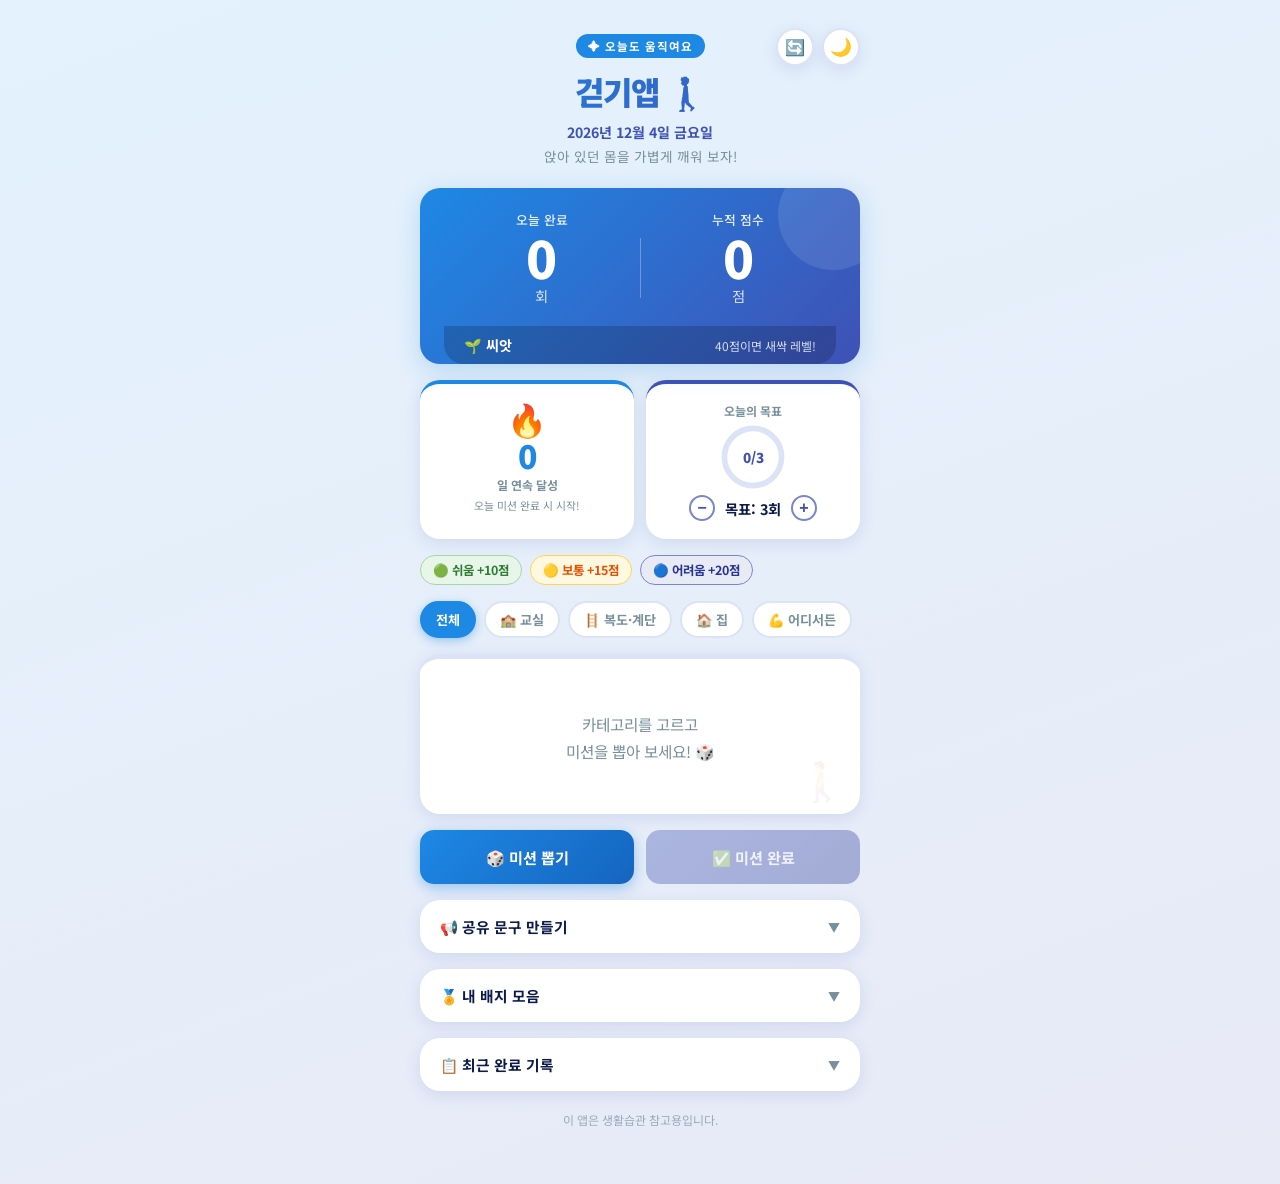
<file: index.html>
<!DOCTYPE html>
<html lang="ko">
<head>
  <meta charset="UTF-8" />
  <meta name="viewport" content="width=device-width, initial-scale=1.0" />
  <title>걷기앱 🚶</title>
  <link rel="stylesheet" href="style.css" />
</head>
<body>

<div class="container">

  <!-- ===== 초기화 확인 모달 ===== -->
  <div class="modal-overlay" id="resetModal" hidden>
    <div class="modal-box">
      <div class="modal-icon">⚠️</div>
      <h2 class="modal-title">정말 초기화할까요?</h2>
      <p class="modal-desc">점수, 기록, 배지, 스트릭이<br>모두 삭제되고 되돌릴 수 없어요.</p>
      <div class="modal-buttons">
        <button class="modal-btn modal-btn-cancel"  onclick="closeResetModal()">취소</button>
        <button class="modal-btn modal-btn-confirm" onclick="confirmReset()">초기화</button>
      </div>
    </div>
  </div>

  <!-- ===== 헤더 ===== -->
  <header class="app-header">
    <!-- 다크모드 버튼 (오른쪽) -->
    <button class="dark-toggle" id="darkToggle" onclick="toggleDarkMode()" title="다크모드 전환">
      <span id="darkIcon">🌙</span>
    </button>
    <!-- 초기화 버튼 (다크모드 버튼 바로 왼쪽) -->
    <button class="reset-toggle" onclick="openResetModal()" title="데이터 초기화">🔄</button>
    <span class="header-badge">✦ 오늘도 움직여요</span>
    <h1 class="app-title">걷기앱 🚶</h1>
    <p class="today-date" id="todayDate"></p>
    <p class="app-subtitle">앉아 있던 몸을 가볍게 깨워 보자!</p>
  </header>

  <!-- ===== 점수 & 레벨 카드 ===== -->
  <section class="score-card">
    <div class="score-block">
      <p class="score-label">오늘 완료</p>
      <span class="score-number" id="missionCount">0</span>
      <p class="score-unit">회</p>
    </div>
    <div class="score-divider"></div>
    <div class="score-block">
      <p class="score-label">누적 점수</p>
      <span class="score-number" id="totalScore">0</span>
      <p class="score-unit">점</p>
    </div>
    <div class="level-bar">
      <span id="levelBadge">🌱 씨앗</span>
      <span class="level-next" id="levelNext"></span>
    </div>
  </section>

  <!-- ===== 스트릭 & 목표 설정 행 ===== -->
  <div class="streak-goal-row">

    <!-- 연속 걷기 스트릭 -->
    <div class="streak-card">
      <div class="streak-fire" id="streakFire">🔥</div>
      <div class="streak-count" id="streakCount">0</div>
      <div class="streak-label">일 연속 달성</div>
      <div class="streak-sub" id="streakSub">오늘 미션 완료 시 시작!</div>
    </div>

    <!-- 오늘 목표 설정 -->
    <div class="goal-card">
      <div class="goal-label">오늘의 목표</div>
      <div class="goal-ring-wrap">
        <svg class="goal-ring" viewBox="0 0 56 56">
          <circle class="goal-ring-bg"   cx="28" cy="28" r="25"/>
          <circle class="goal-ring-fill" cx="28" cy="28" r="25" id="goalRingFill"/>
        </svg>
        <div class="goal-ring-text" id="goalRingText">0/3</div>
      </div>
      <div class="goal-controls">
        <button class="goal-btn" onclick="changeGoal(-1)">−</button>
        <span class="goal-value" id="goalValue">목표: 3회</span>
        <button class="goal-btn" onclick="changeGoal(+1)">+</button>
      </div>
    </div>

  </div>

  <!-- ===== 난이도 안내 범례 ===== -->
  <div class="diff-legend">
    <span class="diff-badge diff-easy">🟢 쉬움 +10점</span>
    <span class="diff-badge diff-mid" >🟡 보통 +15점</span>
    <span class="diff-badge diff-hard">🔵 어려움 +20점</span>
  </div>

  <!-- ===== 카테고리 선택 칩 ===== -->
  <div class="category-wrap">
    <button class="cat-chip active" data-cat="전체"      onclick="selectCategory(this)">전체</button>
    <button class="cat-chip"        data-cat="교실"      onclick="selectCategory(this)">🏫 교실</button>
    <button class="cat-chip"        data-cat="복도·계단" onclick="selectCategory(this)">🪜 복도·계단</button>
    <button class="cat-chip"        data-cat="집"        onclick="selectCategory(this)">🏠 집</button>
    <button class="cat-chip"        data-cat="어디서든"  onclick="selectCategory(this)">💪 어디서든</button>
  </div>

  <!-- ===== 미션 카드 ===== -->
  <section class="mission-card" id="missionCard">
    <p class="mission-placeholder" id="missionPlaceholder">
      카테고리를 고르고<br />미션을 뽑아 보세요! 🎲
    </p>
    <span class="diff-badge" id="diffBadge" hidden></span>
    <p class="mission-text" id="missionText" hidden></p>
  </section>

  <!-- ===== 버튼 ===== -->
  <div class="btn-group">
    <button class="btn btn-primary" id="drawBtn" onclick="drawMission()">🎲 미션 뽑기</button>
    <button class="btn btn-success" id="doneBtn" onclick="completeMission()" disabled>✅ 미션 완료</button>
  </div>

  <!-- ===== 완료 메시지 ===== -->
  <div class="success-msg" id="successMsg" hidden></div>

  <!-- ===== 공유 문구 만들기 ===== -->
  <section class="share-section">
    <button class="history-toggle" onclick="toggleShare()">
      <span>📢 공유 문구 만들기</span>
      <span class="toggle-arrow" id="shareArrow">▼</span>
    </button>
    <div class="share-body" id="shareBody" hidden>
      <textarea class="share-text" id="shareText" readonly></textarea>
      <div class="share-buttons">
        <button class="btn btn-share-copy"  onclick="copyShare()">📋 복사하기</button>
        <button class="btn btn-share-native" id="nativeShareBtn" onclick="nativeShare()">🔗 공유하기</button>
      </div>
      <p class="share-hint" id="shareCopied" hidden>✅ 클립보드에 복사됐어요!</p>
    </div>
  </section>

  <!-- ===== 배지 모음 ===== -->
  <section class="badge-section">
    <button class="history-toggle" onclick="toggleBadges()">
      <span>🏅 내 배지 모음</span>
      <span class="toggle-arrow" id="badgeArrow">▼</span>
    </button>
    <div class="badge-grid" id="badgeGrid" hidden></div>
  </section>

  <!-- ===== 최근 완료 기록 ===== -->
  <section class="history-section">
    <button class="history-toggle" onclick="toggleHistory()">
      <span>📋 최근 완료 기록</span>
      <span class="toggle-arrow" id="toggleArrow">▼</span>
    </button>
    <ul class="history-list" id="historyList" hidden></ul>
    <p class="history-empty" id="historyEmpty" hidden>
      아직 완료한 미션이 없어요.<br/>첫 미션에 도전해 보세요! 🚶
    </p>
  </section>

  <!-- ===== 하단 안내문 ===== -->
  <footer class="disclaimer">이 앱은 생활습관 참고용입니다.</footer>

</div>

<script src="script.js"></script>
</body>
</html>
</file>
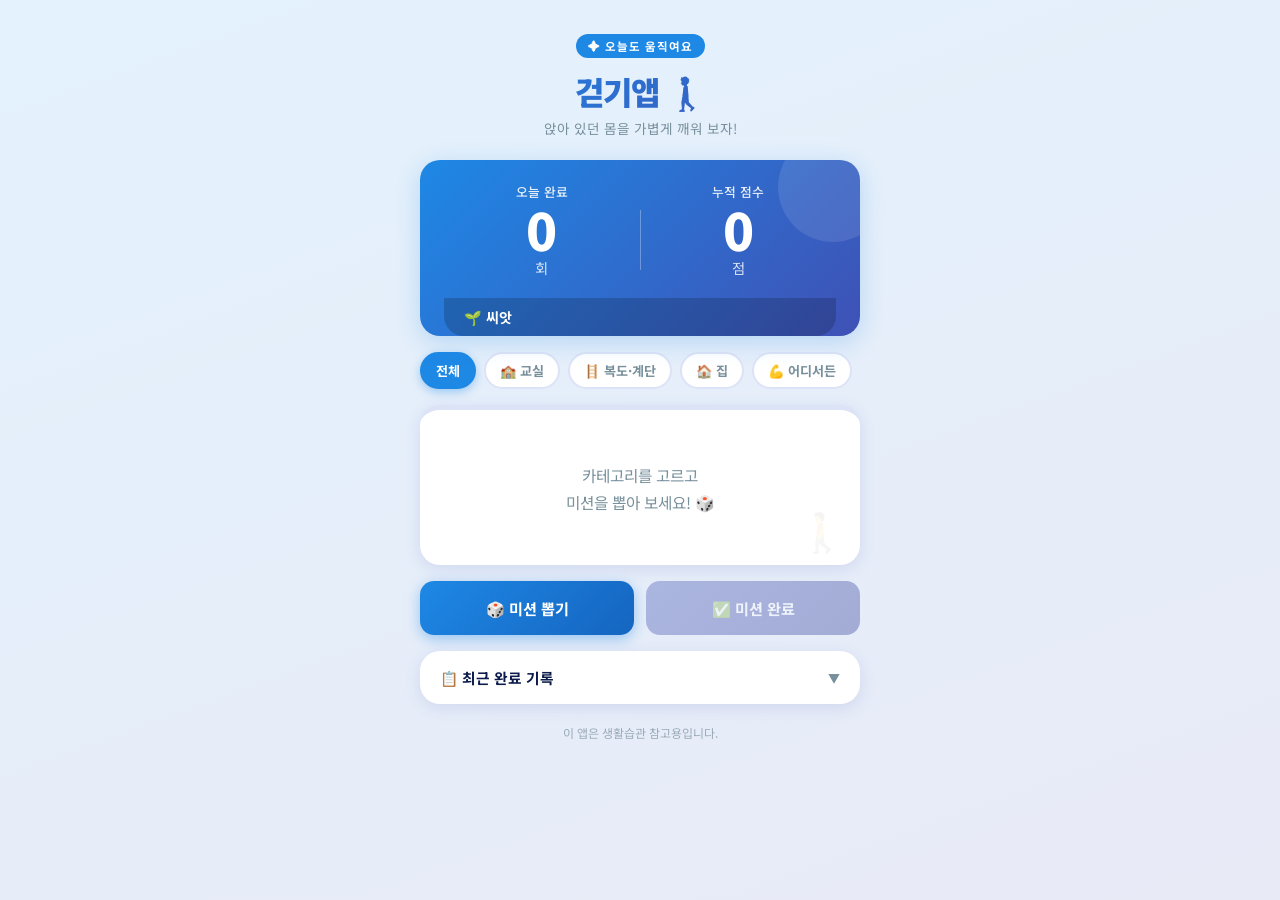
<file: index (5).html>
<!DOCTYPE html>
<html lang="ko">
<head>
  <meta charset="UTF-8" />
  <meta name="viewport" content="width=device-width, initial-scale=1.0" />
  <title>걷기앱 🚶</title>
  <link rel="stylesheet" href="style.css" />
</head>
<body>

<div class="container">

  <!-- ===== 헤더 ===== -->
  <header class="app-header">
    <span class="header-badge">✦ 오늘도 움직여요</span>
    <h1 class="app-title">걷기앱 🚶</h1>
    <p class="app-subtitle">앉아 있던 몸을 가볍게 깨워 보자!</p>
  </header>

  <!-- ===== 점수 & 레벨 카드 ===== -->
  <section class="score-card">
    <!-- 왼쪽: 오늘 완료 횟수 -->
    <div class="score-block">
      <p class="score-label">오늘 완료</p>
      <span class="score-number" id="missionCount">0</span>
      <p class="score-unit">회</p>
    </div>
    <!-- 구분선 -->
    <div class="score-divider"></div>
    <!-- 오른쪽: 총점 & 레벨 -->
    <div class="score-block">
      <p class="score-label">누적 점수</p>
      <span class="score-number" id="totalScore">0</span>
      <p class="score-unit">점</p>
    </div>
    <!-- 레벨 배지 (카드 하단 전체) -->
    <div class="level-bar">
      <!-- JavaScript에서 레벨 이름과 이모지를 채워 줌 -->
      <span id="levelBadge">🌱 씨앗</span>
      <span class="level-next" id="levelNext"></span>
    </div>
  </section>

  <!-- ===== 카테고리 선택 칩 ===== -->
  <div class="category-wrap">
    <!-- 카테고리 버튼: data-cat 속성으로 JavaScript가 구분 -->
    <button class="cat-chip active" data-cat="전체"    onclick="selectCategory(this)">전체</button>
    <button class="cat-chip"        data-cat="교실"    onclick="selectCategory(this)">🏫 교실</button>
    <button class="cat-chip"        data-cat="복도·계단" onclick="selectCategory(this)">🪜 복도·계단</button>
    <button class="cat-chip"        data-cat="집"      onclick="selectCategory(this)">🏠 집</button>
    <button class="cat-chip"        data-cat="어디서든" onclick="selectCategory(this)">💪 어디서든</button>
  </div>

  <!-- ===== 미션 카드 ===== -->
  <section class="mission-card" id="missionCard">
    <p class="mission-placeholder" id="missionPlaceholder">
      카테고리를 고르고<br />미션을 뽑아 보세요! 🎲
    </p>
    <p class="mission-text" id="missionText" hidden></p>
  </section>

  <!-- ===== 버튼 ===== -->
  <div class="btn-group">
    <button class="btn btn-primary" id="drawBtn"  onclick="drawMission()">🎲 미션 뽑기</button>
    <button class="btn btn-success" id="doneBtn"  onclick="completeMission()" disabled>✅ 미션 완료</button>
  </div>

  <!-- ===== 완료 메시지 ===== -->
  <div class="success-msg" id="successMsg" hidden></div>

  <!-- ===== 최근 완료 기록 ===== -->
  <section class="history-section">
    <!-- 토글 버튼: 누르면 목록이 열리고 닫힘 -->
    <button class="history-toggle" onclick="toggleHistory()">
      <span>📋 최근 완료 기록</span>
      <span class="toggle-arrow" id="toggleArrow">▼</span>
    </button>
    <!-- 기록 목록 — 처음에는 닫혀 있음 -->
    <ul class="history-list" id="historyList" hidden>
      <!-- JavaScript가 <li> 항목을 여기에 추가함 -->
    </ul>
    <!-- 기록이 아무것도 없을 때 표시 -->
    <p class="history-empty" id="historyEmpty" hidden>
      아직 완료한 미션이 없어요.<br/>첫 미션에 도전해 보세요! 🚶
    </p>
  </section>

  <!-- ===== 하단 안내문 ===== -->
  <footer class="disclaimer">
    이 앱은 생활습관 참고용입니다.
  </footer>

</div>

<script src="script.js"></script>
</body>
</html>
</file>
<file: style.css>
/* =============================================
   걷기앱 — style.css
   색상: 파란색(Blue) + 남보라색(Indigo)
   다크모드 지원
   ============================================= */

@import url('https://fonts.googleapis.com/css2?family=Noto+Sans+KR:wght@400;500;700;900&display=swap');

/* ===== 라이트 모드 변수 ===== */
:root {
  /* 파란색 */
  --blue-dark:    #1565C0;
  --blue-main:    #1E88E5;
  --blue-mid:     #64B5F6;
  --blue-light:   #E3F2FD;
  /* 남보라색 */
  --indigo-dark:  #283593;
  --indigo-main:  #3F51B5;
  --indigo-mid:   #7986CB;
  --indigo-light: #E8EAF6;
  /* 공통 */
  --text-dark:    #0D1B4B;
  --text-gray:    #78909C;
  --bg-card:      #FFFFFF;
  --border-light: #DDE3F6;
  --border-item:  #EEF0FB;
  --radius-lg:    20px;
  --radius-md:    14px;
  --shadow-main:  0 6px 24px rgba(30,136,229,0.24);
  --shadow-card:  0 4px 16px rgba(63,81,181,0.13);
}

/* ===== 다크모드 변수 ===== */
body.dark {
  --blue-dark:    #90CAF9;
  --blue-main:    #42A5F5;
  --blue-mid:     #90CAF9;
  --blue-light:   #0A1929;
  --indigo-dark:  #9FA8DA;
  --indigo-main:  #7986CB;
  --indigo-mid:   #9FA8DA;
  --indigo-light: #0E1130;
  --text-dark:    #E8EAF6;
  --text-gray:    #90A4AE;
  --bg-card:      #0F1628;
  --border-light: #1E2448;
  --border-item:  #141C38;
  --shadow-main:  0 6px 24px rgba(0,0,0,0.55);
  --shadow-card:  0 4px 16px rgba(0,0,0,0.4);
}

/* ===== 기본 리셋 ===== */
* { margin: 0; padding: 0; box-sizing: border-box; }
/* hidden 속성이 CSS display 값에 덮어씌워지지 않도록 강제 */
[hidden] { display: none !important; }

body {
  font-family: 'Noto Sans KR', sans-serif;
  background: linear-gradient(160deg, #E3F2FD 0%, #E8EAF6 100%);
  min-height: 100vh;
  display: flex;
  justify-content: center;
  align-items: flex-start;
  padding: 28px 16px 52px;
  transition: background 0.35s ease;
}

body.dark {
  background: linear-gradient(160deg, #071525 0%, #0E1130 100%);
}

.container {
  width: 100%;
  max-width: 440px;
  display: flex;
  flex-direction: column;
  gap: 16px;
}

/* ===== 헤더 ===== */
.app-header {
  text-align: center;
  padding: 4px 0 6px;
  position: relative;
}

.dark-toggle {
  position: absolute;
  top: 0; right: 0;
  background: var(--bg-card);
  border: 2px solid var(--border-light);
  border-radius: 50%;
  width: 38px; height: 38px;
  font-size: 1.1rem;
  cursor: pointer;
  display: flex;
  align-items: center;
  justify-content: center;
  transition: transform 0.15s, background 0.3s, border-color 0.3s;
  box-shadow: var(--shadow-card);
}
.dark-toggle:hover  { transform: scale(1.1); }
.dark-toggle:active { transform: scale(0.95); }

.header-badge {
  display: inline-block;
  background: var(--blue-main);
  color: #fff;
  font-size: 0.72rem;
  font-weight: 700;
  letter-spacing: 1px;
  padding: 4px 12px;
  border-radius: 20px;
  margin-bottom: 10px;
}

.app-title {
  font-size: 2rem;
  font-weight: 900;
  background: linear-gradient(135deg, var(--blue-main) 0%, var(--indigo-main) 100%);
  -webkit-background-clip: text;
  -webkit-text-fill-color: transparent;
  background-clip: text;
  letter-spacing: -1px;
}

.today-date {
  margin-top: 8px;
  font-size: 0.88rem;
  font-weight: 700;
  color: var(--indigo-main);
}

.app-subtitle {
  margin-top: 4px;
  font-size: 0.85rem;
  color: var(--text-gray);
}

/* ===== 점수 & 레벨 카드 ===== */
.score-card {
  background: linear-gradient(135deg, var(--blue-main) 0%, var(--indigo-main) 100%);
  color: #fff;
  border-radius: var(--radius-lg);
  padding: 22px 24px 0;
  box-shadow: var(--shadow-main);
  position: relative;
  overflow: hidden;
  display: flex;
  flex-wrap: wrap;
  align-items: center;
}

.score-card::before {
  content: "";
  position: absolute;
  top: -28px; right: -28px;
  width: 110px; height: 110px;
  border-radius: 50%;
  background: rgba(255,255,255,0.1);
  pointer-events: none;
}

.score-block { flex: 1; text-align: center; padding-bottom: 20px; }
.score-label { font-size: 0.8rem; opacity: 0.88; font-weight: 500; }

.score-number {
  display: block;
  font-size: 3.2rem;
  font-weight: 900;
  line-height: 1.1;
  transition: transform 0.2s ease;
  position: relative; z-index: 1;
}
.score-number.pop { transform: scale(1.28); }
.score-unit { font-size: 0.9rem; opacity: 0.8; }

.score-divider {
  width: 1px; height: 60px;
  background: rgba(255,255,255,0.3);
  align-self: center;
}

.level-bar {
  width: 100%;
  background: rgba(0,0,0,0.18);
  border-radius: 0 0 var(--radius-lg) var(--radius-lg);
  padding: 9px 20px;
  display: flex;
  justify-content: space-between;
  align-items: center;
  font-size: 0.88rem;
  font-weight: 700;
}
.level-next { font-size: 0.75rem; opacity: 0.8; font-weight: 400; }

/* ===== 스트릭 & 목표 카드 ===== */
.streak-goal-row {
  display: grid;
  grid-template-columns: 1fr 1fr;
  gap: 12px;
}

/* 스트릭 카드 */
.streak-card {
  background: var(--bg-card);
  border-radius: var(--radius-lg);
  padding: 18px 16px;
  box-shadow: var(--shadow-card);
  text-align: center;
  border-top: 4px solid var(--blue-main);
  transition: background 0.35s ease;
}

.streak-fire {
  font-size: 2rem;
  line-height: 1;
  margin-bottom: 4px;
}

.streak-count {
  font-size: 2rem;
  font-weight: 900;
  color: var(--blue-main);
  line-height: 1.1;
}

.streak-label {
  font-size: 0.75rem;
  font-weight: 700;
  color: var(--text-gray);
  margin-top: 2px;
}

.streak-sub {
  font-size: 0.68rem;
  color: var(--text-gray);
  margin-top: 4px;
}

/* 목표 카드 */
.goal-card {
  background: var(--bg-card);
  border-radius: var(--radius-lg);
  padding: 18px 16px;
  box-shadow: var(--shadow-card);
  text-align: center;
  border-top: 4px solid var(--indigo-main);
  transition: background 0.35s ease;
  display: flex;
  flex-direction: column;
  align-items: center;
  gap: 6px;
}

.goal-label {
  font-size: 0.75rem;
  font-weight: 700;
  color: var(--text-gray);
}

/* 목표 진행 원형 링 */
.goal-ring-wrap {
  position: relative;
  width: 64px; height: 64px;
}

.goal-ring {
  width: 64px; height: 64px;
  transform: rotate(-90deg);
}

.goal-ring-bg {
  fill: none;
  stroke: var(--border-light);
  stroke-width: 5;
}

.goal-ring-fill {
  fill: none;
  stroke: var(--indigo-main);
  stroke-width: 5;
  stroke-linecap: round;
  stroke-dasharray: 157; /* 2π×25 ≈ 157 */
  stroke-dashoffset: 157;
  transition: stroke-dashoffset 0.5s ease;
}

.goal-ring-text {
  position: absolute;
  inset: 0;
  display: flex;
  align-items: center;
  justify-content: center;
  font-size: 0.85rem;
  font-weight: 900;
  color: var(--indigo-main);
}

/* 목표 설정 컨트롤 */
.goal-controls {
  display: flex;
  align-items: center;
  gap: 8px;
}

.goal-btn {
  width: 26px; height: 26px;
  border: 2px solid var(--indigo-mid);
  background: none;
  border-radius: 50%;
  font-size: 1rem;
  font-weight: 900;
  color: var(--indigo-main);
  cursor: pointer;
  display: flex; align-items: center; justify-content: center;
  transition: background 0.15s, transform 0.1s;
  line-height: 1;
}
.goal-btn:hover  { background: var(--indigo-light); }
.goal-btn:active { transform: scale(0.9); }

.goal-value {
  font-size: 0.9rem;
  font-weight: 700;
  color: var(--text-dark);
  min-width: 60px;
  text-align: center;
}

/* ===== 난이도 범례 ===== */
.diff-legend {
  display: flex;
  gap: 8px;
  flex-wrap: wrap;
}

.diff-badge {
  display: inline-block;
  padding: 5px 12px;
  border-radius: 20px;
  font-size: 0.78rem;
  font-weight: 700;
  white-space: nowrap;
}

.diff-easy {
  background: #E8F5E9;
  color: #2E7D32;
  border: 1.5px solid #A5D6A7;
}
body.dark .diff-easy {
  background: #1B3A1C;
  color: #81C784;
  border-color: #388E3C;
}

.diff-mid {
  background: #FFF8E1;
  color: #E65100;
  border: 1.5px solid #FFD54F;
}
body.dark .diff-mid {
  background: #2A1F00;
  color: #FFD54F;
  border-color: #F57F17;
}

.diff-hard {
  background: var(--indigo-light);
  color: var(--indigo-dark);
  border: 1.5px solid var(--indigo-mid);
}
body.dark .diff-hard {
  background: #0E1130;
  color: var(--indigo-mid);
  border-color: var(--indigo-main);
}

/* ===== 카테고리 칩 ===== */
.category-wrap { display: flex; gap: 8px; flex-wrap: wrap; }

.cat-chip {
  padding: 7px 14px;
  border: 2px solid var(--border-light);
  background: var(--bg-card);
  color: var(--text-gray);
  border-radius: 20px;
  font-family: 'Noto Sans KR', sans-serif;
  font-size: 0.82rem;
  font-weight: 700;
  cursor: pointer;
  transition: all 0.18s ease;
  white-space: nowrap;
}
.cat-chip:hover { border-color: var(--blue-main); color: var(--blue-main); }
.cat-chip.active {
  background: var(--blue-main);
  border-color: var(--blue-main);
  color: #fff;
  box-shadow: 0 3px 10px rgba(30,136,229,0.38);
}

/* ===== 미션 카드 ===== */
.mission-card {
  background: var(--bg-card);
  border-radius: var(--radius-lg);
  padding: 28px 24px 24px;
  min-height: 160px;
  display: flex;
  flex-direction: column;
  align-items: center;
  justify-content: center;
  gap: 12px;
  box-shadow: var(--shadow-card);
  border-top: 5px solid var(--border-light);
  transition: border-color 0.4s ease, box-shadow 0.4s ease, background 0.35s ease;
  position: relative;
  overflow: hidden;
}
.mission-card::before {
  content: "🚶";
  position: absolute;
  bottom: 8px; right: 14px;
  font-size: 2.4rem;
  opacity: 0.06;
  pointer-events: none;
}
.mission-card.has-mission {
  border-top-color: var(--blue-main);
  box-shadow: 0 6px 28px rgba(30,136,229,0.2);
}

.mission-placeholder {
  font-size: 0.98rem;
  color: var(--text-gray);
  text-align: center;
  line-height: 1.7;
}

.mission-text {
  font-size: 1.1rem;
  font-weight: 700;
  color: var(--text-dark);
  text-align: center;
  line-height: 1.7;
  word-break: keep-all;
  animation: slideUp 0.3s ease;
}

@keyframes slideUp {
  from { opacity: 0; transform: translateY(10px); }
  to   { opacity: 1; transform: translateY(0); }
}

/* ===== 버튼 ===== */
.btn-group { display: flex; gap: 12px; }

.btn {
  flex: 1;
  padding: 16px 8px;
  border: none;
  border-radius: var(--radius-md);
  font-family: 'Noto Sans KR', sans-serif;
  font-size: 0.95rem;
  font-weight: 700;
  cursor: pointer;
  transition: box-shadow 0.2s, transform 0.1s, opacity 0.2s;
}
.btn:active:not(:disabled) { transform: scale(0.96); }

.btn-primary {
  background: linear-gradient(135deg, var(--blue-main), var(--blue-dark));
  color: #fff;
  box-shadow: 0 4px 14px rgba(30,136,229,0.4);
}
.btn-primary:hover { box-shadow: 0 6px 18px rgba(30,136,229,0.55); }

.btn-success {
  background: linear-gradient(135deg, var(--indigo-main), var(--indigo-dark));
  color: #fff;
  box-shadow: 0 4px 14px rgba(63,81,181,0.4);
}
.btn-success:hover:not(:disabled) { box-shadow: 0 6px 18px rgba(63,81,181,0.55); }

.btn:disabled { opacity: 0.35; cursor: not-allowed; box-shadow: none; }

/* ===== 완료 메시지 ===== */
.success-msg {
  background: linear-gradient(135deg, var(--blue-light), var(--indigo-light));
  color: var(--indigo-dark);
  border: 1.5px solid var(--indigo-mid);
  border-radius: var(--radius-md);
  padding: 14px 20px;
  text-align: center;
  font-weight: 700;
  font-size: 0.92rem;
  animation: bounceIn 0.35s ease;
}

@keyframes bounceIn {
  0%   { opacity: 0; transform: scale(0.9) translateY(8px); }
  60%  { transform: scale(1.04) translateY(-2px); }
  100% { opacity: 1; transform: scale(1) translateY(0); }
}

/* ===== 공유 문구 섹션 ===== */
.share-section {
  background: var(--bg-card);
  border-radius: var(--radius-lg);
  box-shadow: var(--shadow-card);
  overflow: hidden;
  transition: background 0.35s ease;
}

.share-body {
  padding: 14px 16px 18px;
  border-top: 1px solid var(--border-light);
  display: flex;
  flex-direction: column;
  gap: 10px;
}

.share-text {
  width: 100%;
  min-height: 130px;
  padding: 14px;
  border: 2px solid var(--border-light);
  border-radius: var(--radius-md);
  font-family: 'Noto Sans KR', sans-serif;
  font-size: 0.85rem;
  line-height: 1.75;
  color: var(--text-dark);
  background: var(--border-item);
  resize: none;
  outline: none;
  cursor: text;
  transition: border-color 0.2s, background 0.35s;
}
.share-text:focus { border-color: var(--blue-main); }

.share-buttons {
  display: flex;
  gap: 10px;
}

.btn-share-copy {
  flex: 1;
  padding: 13px 8px;
  border: none;
  border-radius: var(--radius-md);
  font-family: 'Noto Sans KR', sans-serif;
  font-size: 0.9rem;
  font-weight: 700;
  cursor: pointer;
  background: linear-gradient(135deg, var(--blue-main), var(--blue-dark));
  color: #fff;
  box-shadow: 0 4px 14px rgba(30,136,229,0.38);
  transition: box-shadow 0.2s, transform 0.1s;
}
.btn-share-copy:hover  { box-shadow: 0 6px 18px rgba(30,136,229,0.52); }
.btn-share-copy:active { transform: scale(0.96); }

.btn-share-native {
  flex: 1;
  padding: 13px 8px;
  border: none;
  border-radius: var(--radius-md);
  font-family: 'Noto Sans KR', sans-serif;
  font-size: 0.9rem;
  font-weight: 700;
  cursor: pointer;
  background: linear-gradient(135deg, var(--indigo-main), var(--indigo-dark));
  color: #fff;
  box-shadow: 0 4px 14px rgba(63,81,181,0.38);
  transition: box-shadow 0.2s, transform 0.1s;
}
.btn-share-native:hover  { box-shadow: 0 6px 18px rgba(63,81,181,0.52); }
.btn-share-native:active { transform: scale(0.96); }

.share-hint {
  text-align: center;
  font-size: 0.82rem;
  font-weight: 700;
  color: var(--blue-main);
  animation: bounceIn 0.3s ease;
}

/* ===== 배지 섹션 ===== */
.badge-section {
  background: var(--bg-card);
  border-radius: var(--radius-lg);
  box-shadow: var(--shadow-card);
  overflow: hidden;
  transition: background 0.35s ease;
}

.badge-grid {
  display: grid;
  grid-template-columns: 1fr 1fr;
  gap: 10px;
  padding: 14px 16px 18px;
  border-top: 1px solid var(--border-light);
}

.badge-card {
  display: flex;
  flex-direction: column;
  align-items: center;
  gap: 6px;
  padding: 14px 10px;
  border-radius: var(--radius-md);
  border: 2px solid var(--border-light);
  background: var(--border-item);
  text-align: center;
  transition: all 0.25s ease;
}

.badge-card.earned {
  border-color: var(--blue-main);
  background: var(--blue-light);
  box-shadow: 0 3px 12px rgba(30,136,229,0.2);
  animation: badgePop 0.4s ease;
}

@keyframes badgePop {
  0%   { transform: scale(0.88); opacity: 0; }
  60%  { transform: scale(1.05); }
  100% { transform: scale(1);    opacity: 1; }
}

.badge-icon {
  font-size: 2rem;
  line-height: 1;
  filter: grayscale(1) opacity(0.35);
  transition: filter 0.3s;
}
.badge-card.earned .badge-icon { filter: none; }

.badge-name {
  font-size: 0.78rem;
  font-weight: 700;
  color: var(--text-gray);
}
.badge-card.earned .badge-name { color: var(--blue-dark); }

.badge-desc {
  font-size: 0.7rem;
  color: var(--text-gray);
  line-height: 1.4;
  word-break: keep-all;
}

.badge-check {
  font-size: 0.68rem;
  font-weight: 700;
  color: var(--blue-main);
  display: none;
}
.badge-card.earned .badge-check { display: block; }

/* ===== 기록 섹션 ===== */
.history-section {
  background: var(--bg-card);
  border-radius: var(--radius-lg);
  box-shadow: var(--shadow-card);
  overflow: hidden;
  transition: background 0.35s ease;
}

.history-toggle {
  width: 100%;
  background: none;
  border: none;
  padding: 16px 20px;
  display: flex;
  justify-content: space-between;
  align-items: center;
  font-family: 'Noto Sans KR', sans-serif;
  font-size: 0.92rem;
  font-weight: 700;
  color: var(--text-dark);
  cursor: pointer;
  transition: background 0.15s;
}
.history-toggle:hover { background: var(--border-item); }

.toggle-arrow {
  font-size: 0.75rem;
  color: var(--text-gray);
  transition: transform 0.25s ease;
}
.toggle-arrow.open { transform: rotate(180deg); }

.history-list {
  list-style: none;
  border-top: 1px solid var(--border-light);
  max-height: 260px;
  overflow-y: auto;
}

.history-list li {
  display: flex;
  justify-content: space-between;
  align-items: flex-start;
  gap: 10px;
  padding: 12px 20px;
  border-bottom: 1px solid var(--border-item);
  animation: fadeIn 0.25s ease;
}
.history-list li:last-child { border-bottom: none; }

@keyframes fadeIn {
  from { opacity: 0; transform: translateX(-6px); }
  to   { opacity: 1; transform: translateX(0); }
}

.hist-text {
  font-size: 0.83rem;
  color: var(--text-dark);
  font-weight: 500;
  word-break: keep-all;
  flex: 1;
}

.hist-meta {
  display: flex;
  flex-direction: column;
  align-items: flex-end;
  gap: 2px;
  flex-shrink: 0;
}

.hist-diff { font-size: 0.7rem;  color: var(--text-gray); }
.hist-time { font-size: 0.72rem; color: var(--text-gray); }
.hist-pts  { font-size: 0.78rem; font-weight: 700; color: var(--blue-main); }

.history-empty {
  padding: 20px;
  text-align: center;
  font-size: 0.85rem;
  color: var(--text-gray);
  line-height: 1.7;
  border-top: 1px solid var(--border-light);
}

/* ===== 초기화 버튼 — 다크모드 버튼 바로 왼쪽 ===== */
.reset-toggle {
  position: absolute;
  top: 0; right: 46px; /* 다크모드 버튼(38px) + 간격(8px) */
  background: var(--bg-card);
  border: 2px solid var(--border-light);
  border-radius: 50%;
  width: 38px; height: 38px;
  font-size: 1rem;
  cursor: pointer;
  display: flex;
  align-items: center;
  justify-content: center;
  transition: transform 0.15s, border-color 0.2s;
  box-shadow: var(--shadow-card);
}
.reset-toggle:hover  { transform: scale(1.1); border-color: #EF5350; }
.reset-toggle:active { transform: scale(0.95); }

/* ===== 초기화 확인 모달 ===== */
.modal-overlay {
  position: fixed;
  inset: 0;
  background: rgba(13,27,75,0.5);
  backdrop-filter: blur(4px);
  display: flex;
  align-items: center;
  justify-content: center;
  z-index: 999;
  padding: 24px;
}
.modal-overlay.is-open { animation: fadeOverlay 0.2s ease; }
@keyframes fadeOverlay {
  from { opacity: 0; }
  to   { opacity: 1; }
}

.modal-box {
  background: var(--bg-card);
  border-radius: var(--radius-lg);
  padding: 32px 28px 28px;
  max-width: 320px;
  width: 100%;
  text-align: center;
  box-shadow: 0 16px 48px rgba(0,0,0,0.3);
}
.modal-overlay.is-open .modal-box { animation: slideModal 0.25s ease; }
@keyframes slideModal {
  from { opacity: 0; transform: translateY(20px) scale(0.95); }
  to   { opacity: 1; transform: translateY(0) scale(1); }
}

.modal-icon  { font-size: 2.8rem; margin-bottom: 12px; }
.modal-title { font-size: 1.15rem; font-weight: 900; color: var(--text-dark); margin-bottom: 10px; }
.modal-desc  { font-size: 0.88rem; color: var(--text-gray); line-height: 1.7; margin-bottom: 24px; }

.modal-buttons { display: flex; gap: 10px; }
.modal-btn {
  flex: 1;
  padding: 13px 8px;
  border: none;
  border-radius: var(--radius-md);
  font-family: 'Noto Sans KR', sans-serif;
  font-size: 0.92rem;
  font-weight: 700;
  cursor: pointer;
  transition: opacity 0.15s, transform 0.1s;
}
.modal-btn:active { transform: scale(0.96); }
.modal-btn-cancel  { background: var(--border-light); color: var(--text-dark); }
.modal-btn-cancel:hover { opacity: 0.8; }
.modal-btn-confirm {
  background: linear-gradient(135deg, #EF5350, #C62828);
  color: #fff;
  box-shadow: 0 4px 14px rgba(239,83,80,0.4);
}
.modal-btn-confirm:hover { box-shadow: 0 6px 18px rgba(239,83,80,0.55); }

/* ===== 하단 안내문 ===== */
.disclaimer {
  text-align: center;
  font-size: 0.75rem;
  color: var(--text-gray);
  opacity: 0.7;
  padding: 4px 0;
}

/* ===== 반응형 ===== */
@media (max-width: 360px) {
  .app-title    { font-size: 1.7rem; }
  .score-number { font-size: 2.6rem; }
  .btn          { font-size: 0.88rem; padding: 14px 4px; }
  .cat-chip     { font-size: 0.76rem; padding: 6px 10px; }
  .mission-text { font-size: 1rem; }
  .diff-badge   { font-size: 0.72rem; padding: 4px 8px; }
  .streak-goal-row { grid-template-columns: 1fr; }
}
</file>
